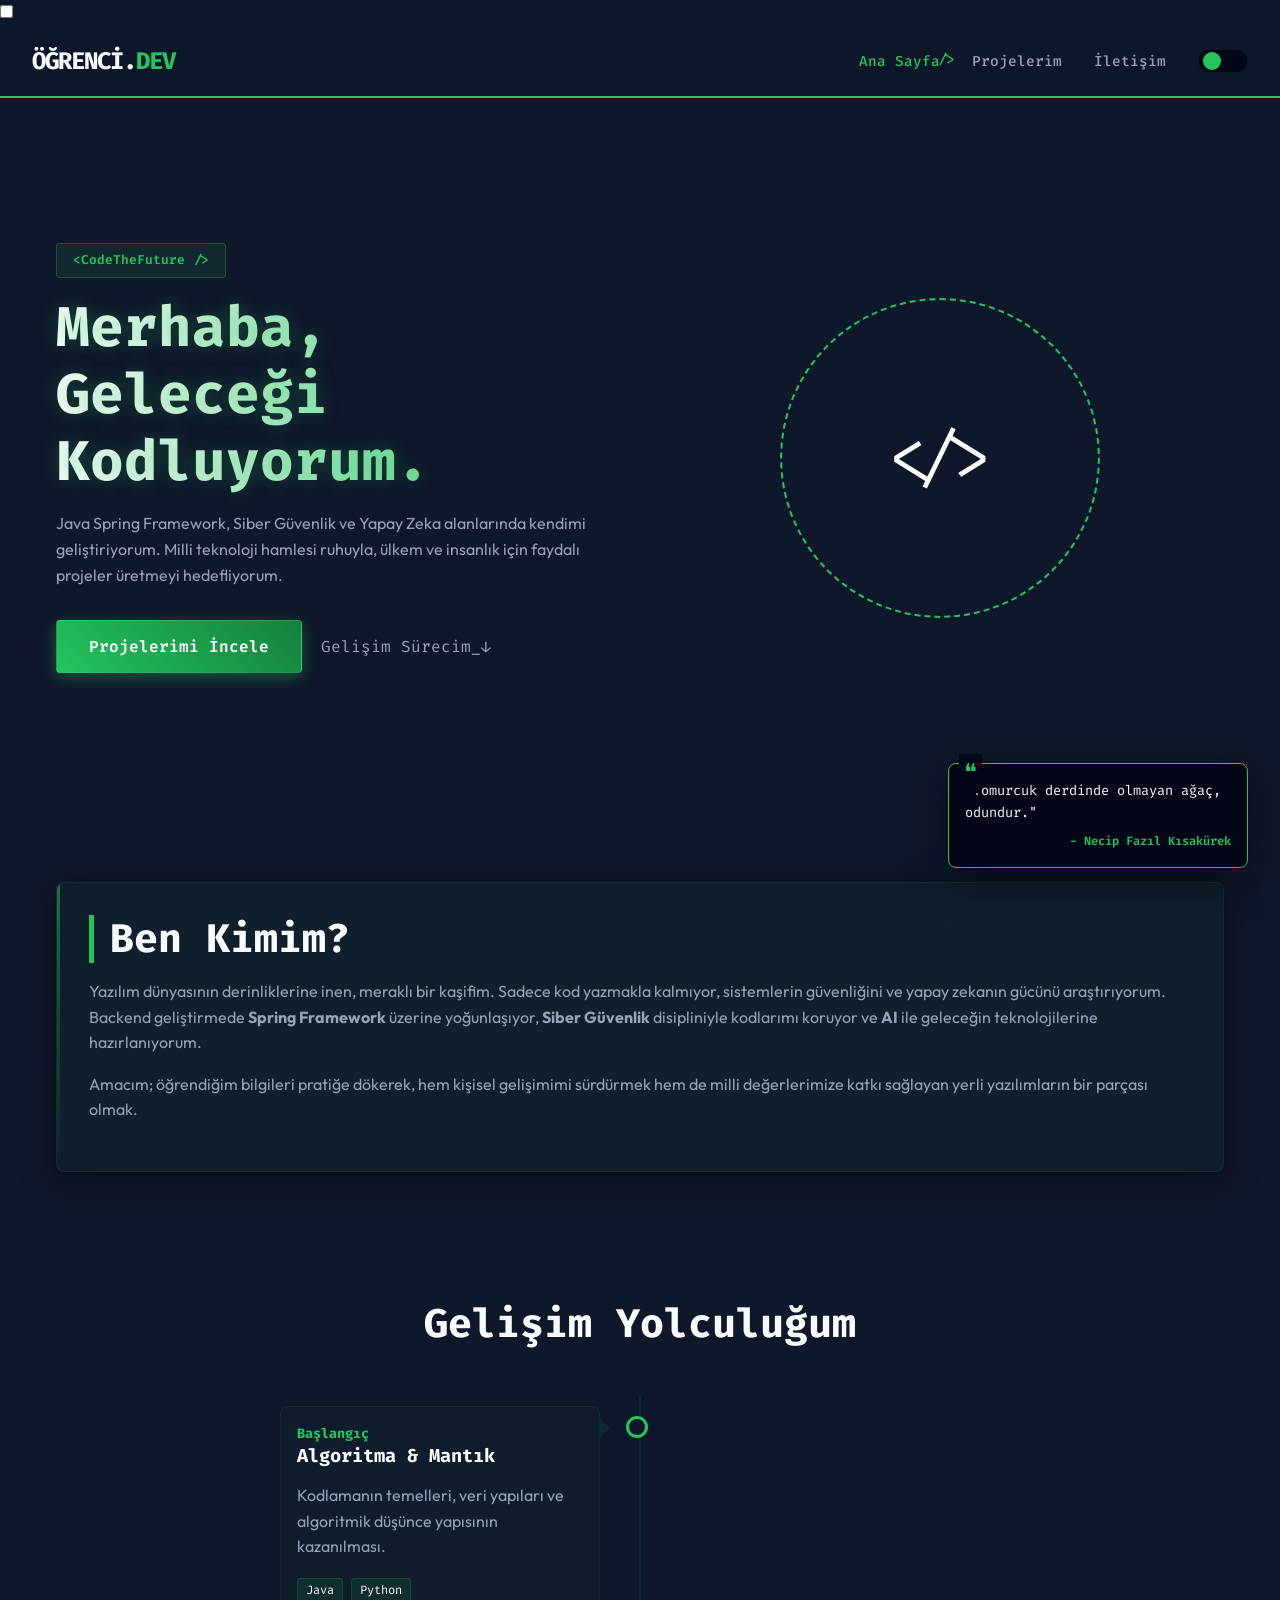
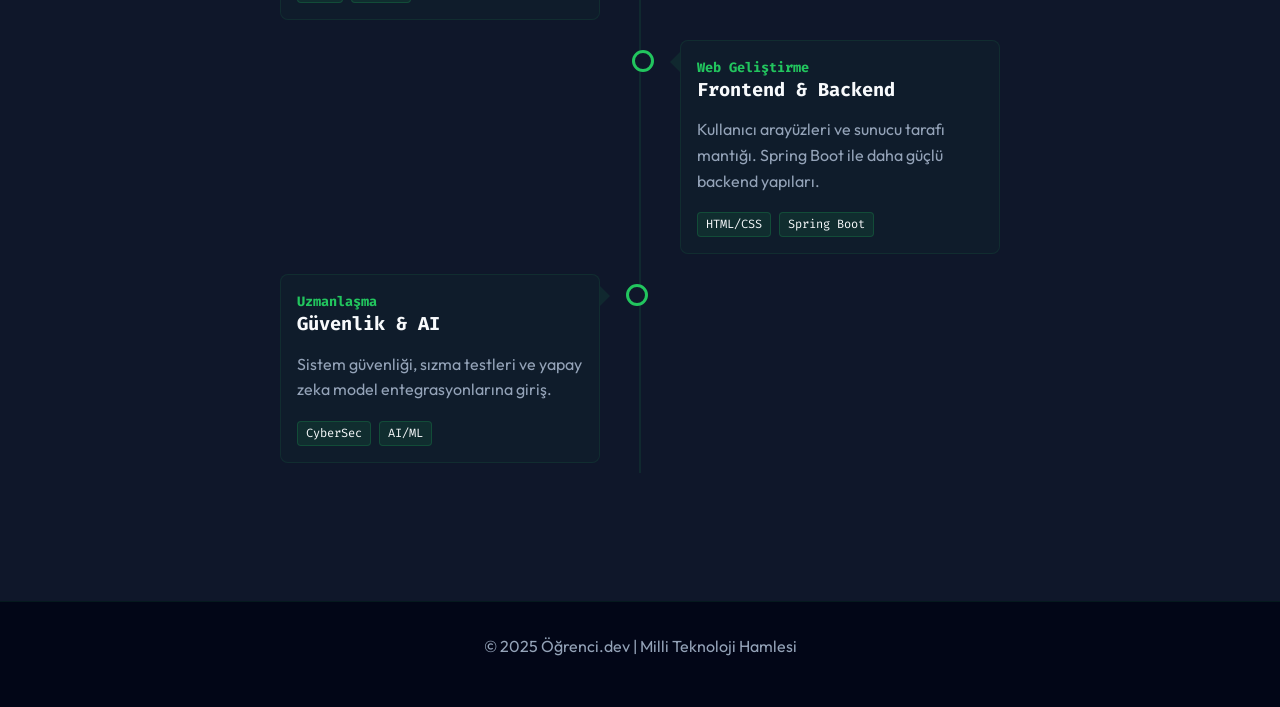
<file: WepProjects/MyProfilePortfolio_Site/index.html>
<!DOCTYPE html>
<html lang="tr">

<head>
    <meta charset="UTF-8">
    <meta name="viewport" content="width=device-width, initial-scale=1.0">
    <title>Benim Dünyam | Yazılımcı Portfolyosu</title>
    <link rel="stylesheet" href="style.css">
    <!-- Immediate Theme Check to Prevent Flicker -->
    <script>
        // Apply theme immediately before body renders to avoid white flush
        const savedTheme = localStorage.getItem('theme');
        if (savedTheme === 'light') {
            document.documentElement.style.setProperty('--bg-primary', '#f0fdf4'); // Match light mode var
        }
    </script>
</head>

<body>

    <!-- Theme Toggle Checkbox (Hidden) -->
    <input type="checkbox" id="theme-toggle">

    <!-- Script to synchronise checkbox with state immediately -->
    <script>
        const checkbox = document.getElementById('theme-toggle');
        if (localStorage.getItem('theme') === 'light') {
            checkbox.checked = true;
        }
        checkbox.addEventListener('change', () => {
            localStorage.setItem('theme', checkbox.checked ? 'light' : 'dark');
        });
    </script>

    <!-- Main Content Wrapper for Theme Logic -->
    <div class="main-wrapper">

        <!-- Navigation -->
        <nav class="navbar">
            <div class="logo">ÖĞRENCİ.<span style="color:var(--accent-green)">DEV</span></div>

            <div style="display: flex; gap: 2rem; align-items: center;">
                <ul class="nav-links">
                    <li><a href="index.html" class="active">Ana Sayfa</a></li>
                    <li><a href="projects.html">Projelerim</a></li>
                    <li><a href="contact.html">İletişim</a></li>
                </ul>

                <!-- Theme Toggle Switch UI -->
                <div class="theme-switch-wrapper">
                    <label class="theme-switch" for="theme-toggle">
                        <span class="slider"></span>
                    </label>
                </div>
            </div>
        </nav>

        <!-- Hero Section -->
        <section class="hero">
            <div class="hero-content">
                <span class="hero-tag">&lt;CodeTheFuture /&gt;</span>
                <h1>Merhaba, <br>Geleceği Kodluyorum.</h1>
                <p>
                    Java Spring Framework, Siber Güvenlik ve Yapay Zeka alanlarında kendimi geliştiriyorum.
                    Milli teknoloji hamlesi ruhuyla, ülkem ve insanlık için faydalı projeler üretmeyi hedefliyorum.
                </p>
                <div style="margin-top: 2rem;">
                    <a href="projects.html" class="btn">Projelerimi İncele</a>
                    <a href="#journey"
                        style="margin-left: 1rem; color: var(--text-secondary); font-family: var(--font-mono);">Gelişim
                        Sürecim_↓</a>
                </div>
            </div>
            <div class="hero-visual">
                <div class="code-circle">
                    <!-- The ::after pseudo-element handles the text rotation -->
                </div>
            </div>
        </section>

        <!-- Who Am I Section -->
        <section id="whoami">
            <div class="glass-card">
                <h2>Ben Kimim?</h2>
                <p>
                    Yazılım dünyasının derinliklerine inen, meraklı bir kaşifim.
                    Sadece kod yazmakla kalmıyor, sistemlerin güvenliğini ve yapay zekanın gücünü araştırıyorum.
                    Backend geliştirmede <strong>Spring Framework</strong> üzerine yoğunlaşıyor,
                    <strong>Siber Güvenlik</strong> disipliniyle kodlarımı koruyor ve
                    <strong>AI</strong> ile geleceğin teknolojilerine hazırlanıyorum.
                </p>
                <p>
                    Amacım; öğrendiğim bilgileri pratiğe dökerek, hem kişisel gelişimimi sürdürmek hem de milli
                    değerlerimize katkı sağlayan yerli yazılımların bir parçası olmak.
                </p>
            </div>
        </section>

        <!-- Journey Section / Timeline -->
        <section id="journey">
            <h2 style="text-align: center; border: none; padding: 0; margin-bottom: 3rem;">Gelişim Yolculuğum</h2>

            <div class="timeline">
                <!-- Item 1 -->
                <div class="timeline-item left">
                    <div class="timeline-content box-shadow-hover">
                        <div class="timeline-date">Başlangıç</div>
                        <h3>Algoritma & Mantık</h3>
                        <p>Kodlamanın temelleri, veri yapıları ve algoritmik düşünce yapısının kazanılması.</p>
                        <div class="tags">
                            <span class="tag">Java</span>
                            <span class="tag">Python</span>
                        </div>
                    </div>
                </div>

                <!-- Item 2 -->
                <div class="timeline-item right">
                    <div class="timeline-content">
                        <div class="timeline-date">Web Geliştirme</div>
                        <h3>Frontend & Backend</h3>
                        <p>Kullanıcı arayüzleri ve sunucu tarafı mantığı. Spring Boot ile daha güçlü backend yapıları.
                        </p>
                        <div class="tags">
                            <span class="tag">HTML/CSS</span>
                            <span class="tag">Spring Boot</span>
                        </div>
                    </div>
                </div>

                <!-- Item 3 -->
                <div class="timeline-item left">
                    <div class="timeline-content">
                        <div class="timeline-date">Uzmanlaşma</div>
                        <h3>Güvenlik & AI</h3>
                        <p>Sistem güvenliği, sızma testleri ve yapay zeka model entegrasyonlarına giriş.</p>
                        <div class="tags">
                            <span class="tag">CyberSec</span>
                            <span class="tag">AI/ML</span>
                        </div>
                    </div>
                </div>
            </div>
        </section>

        <!-- Fixed Quote Widget -->
        <div class="fixed-quote">
            "Tomurcuk derdinde olmayan ağaç, odundur."
            <cite>- Necip Fazıl Kısakürek</cite>
        </div>

        <!-- Footer -->
        <footer
            style="text-align: center; padding: 2rem; color: var(--text-secondary); border-top: 1px solid var(--glass-border); margin-top: 4rem; background: var(--bg-secondary);">
            <p>&copy; 2025 Öğrenci.dev | Milli Teknoloji Hamlesi</p>
        </footer>

    </div> <!-- End Main Wrapper -->
</body>

</html>
</file>
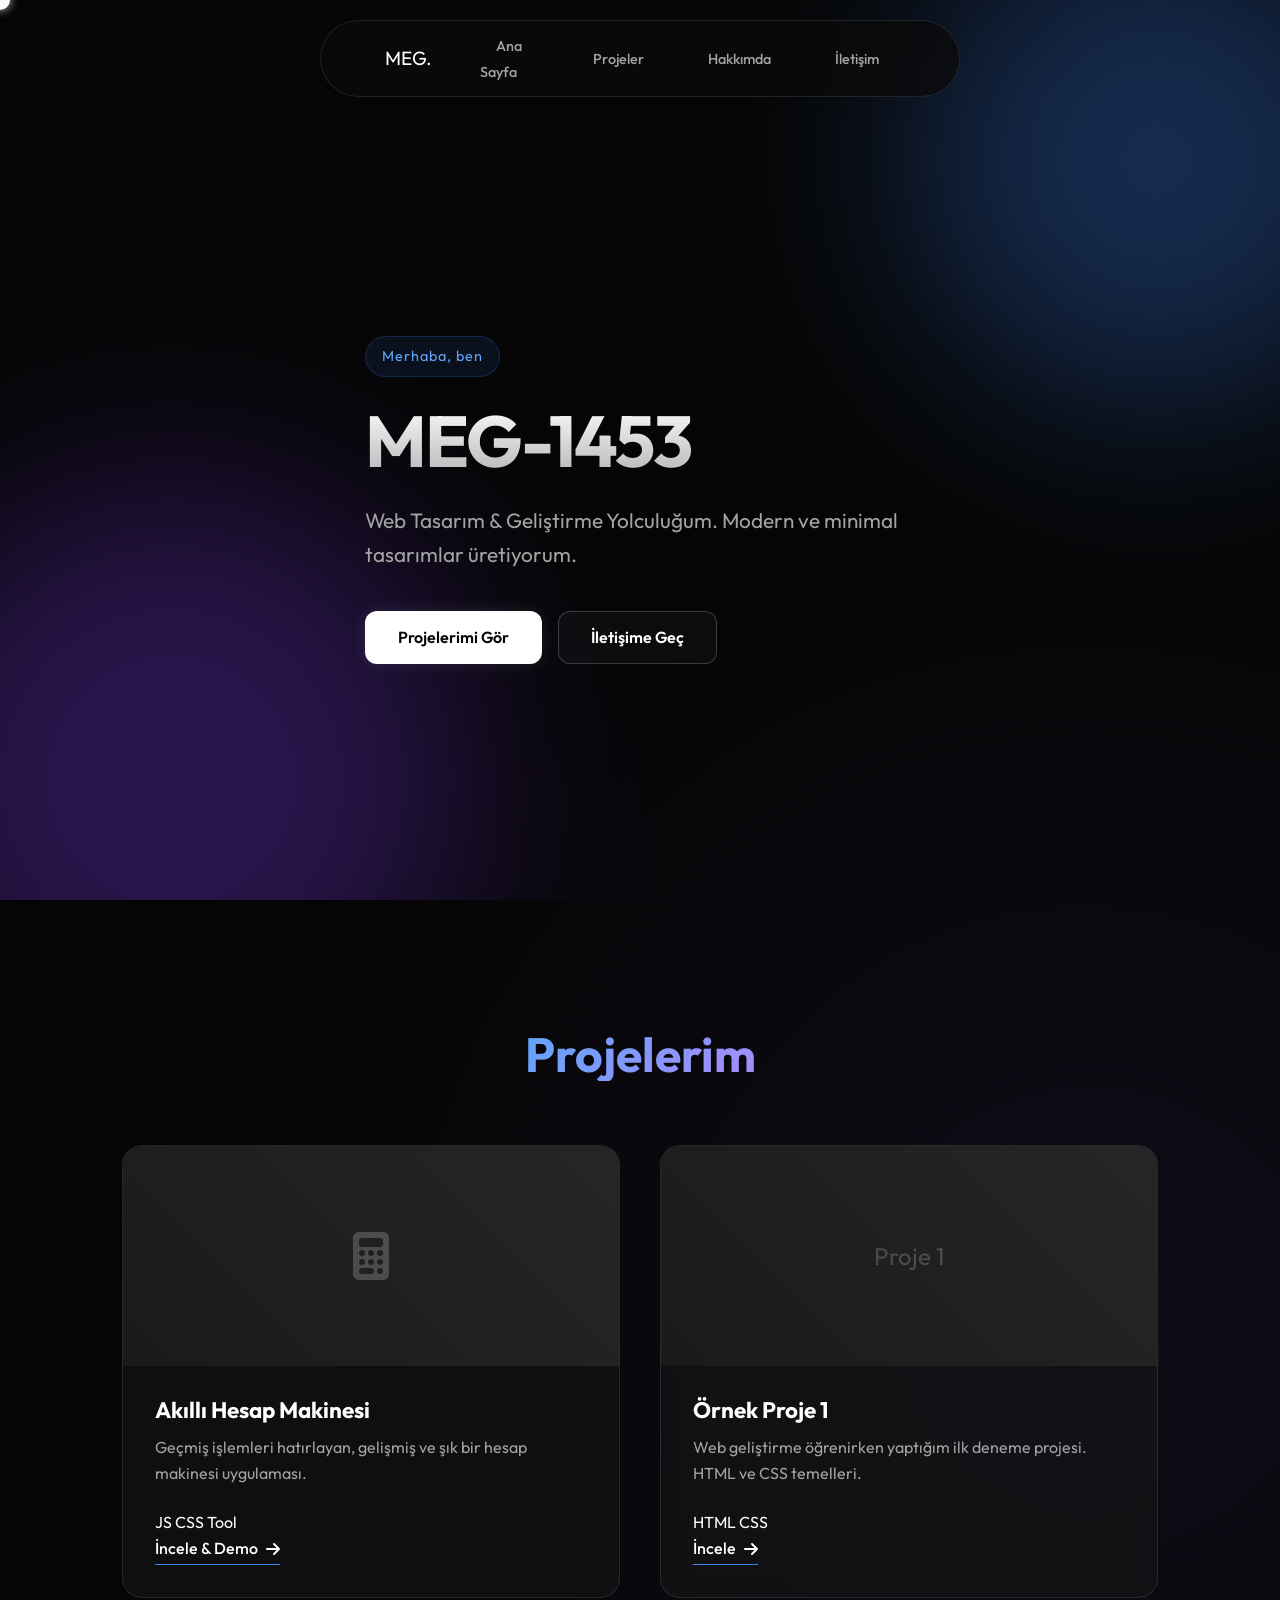
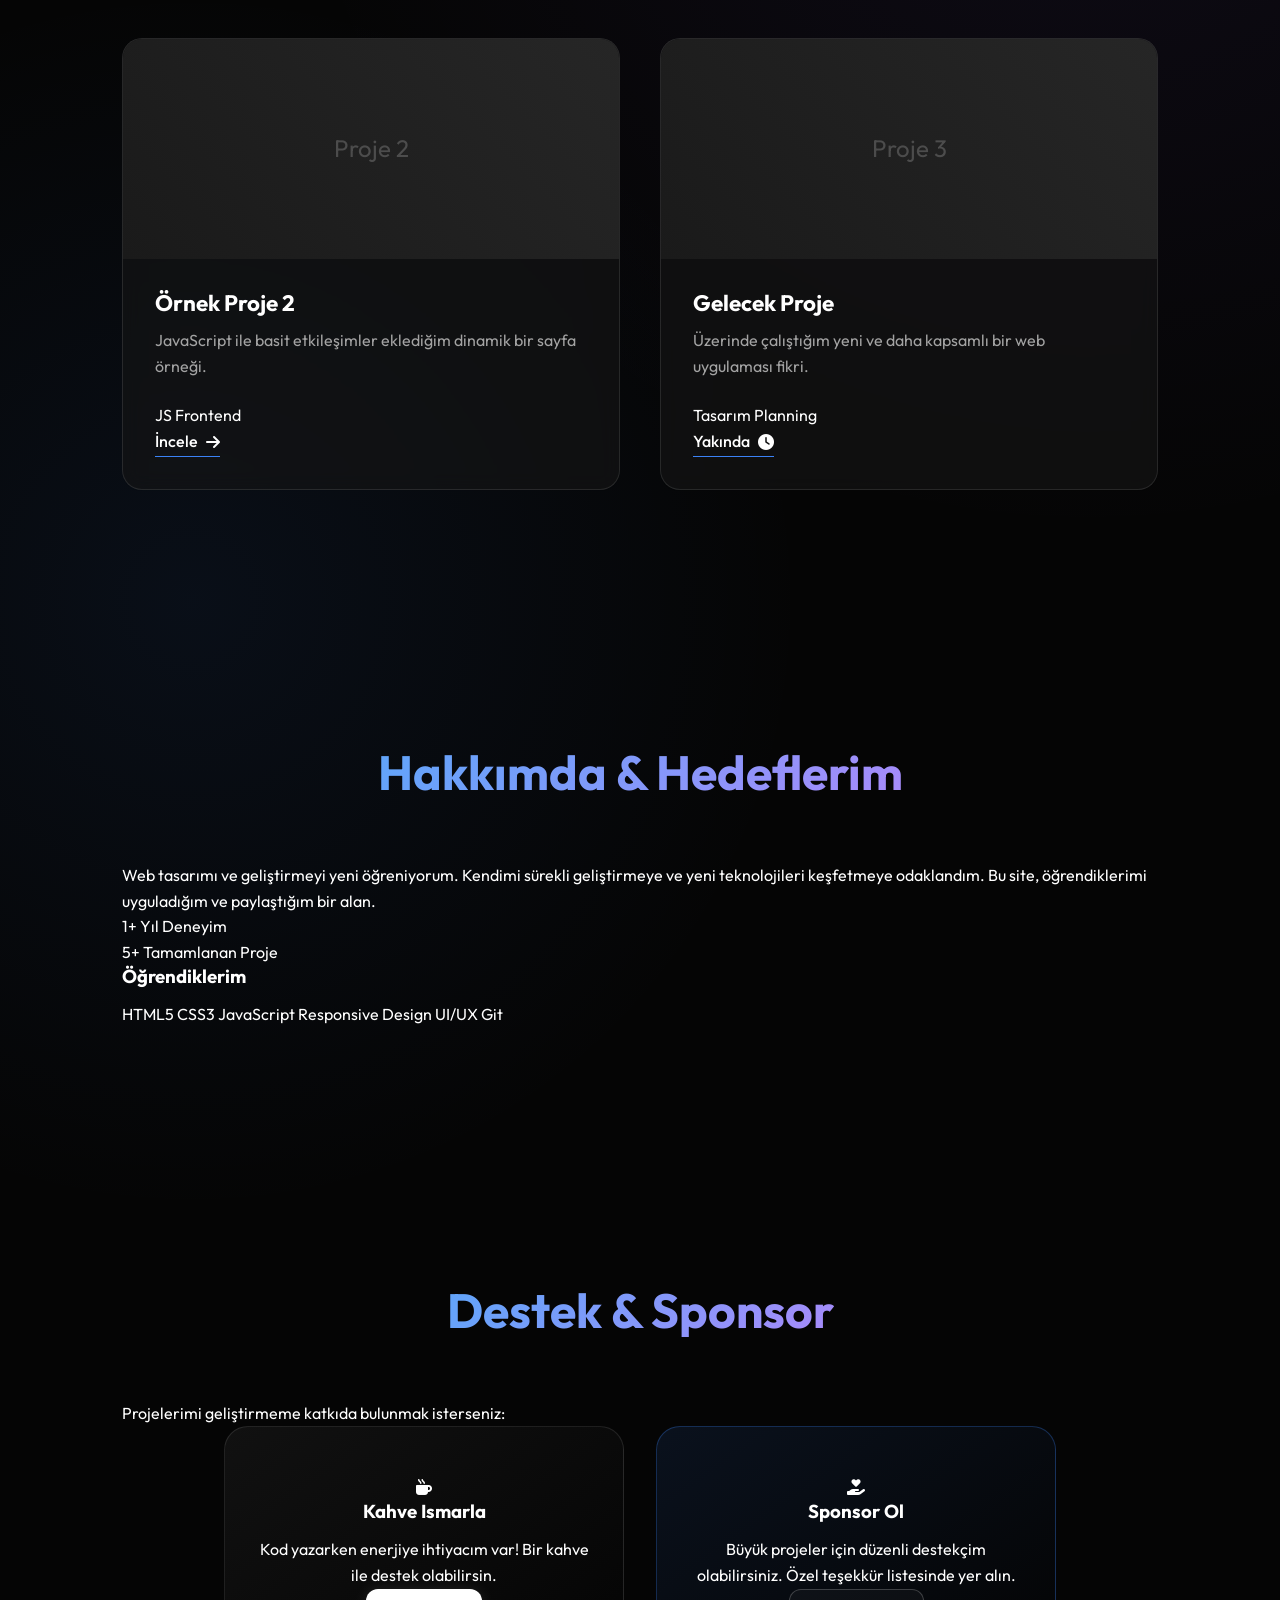
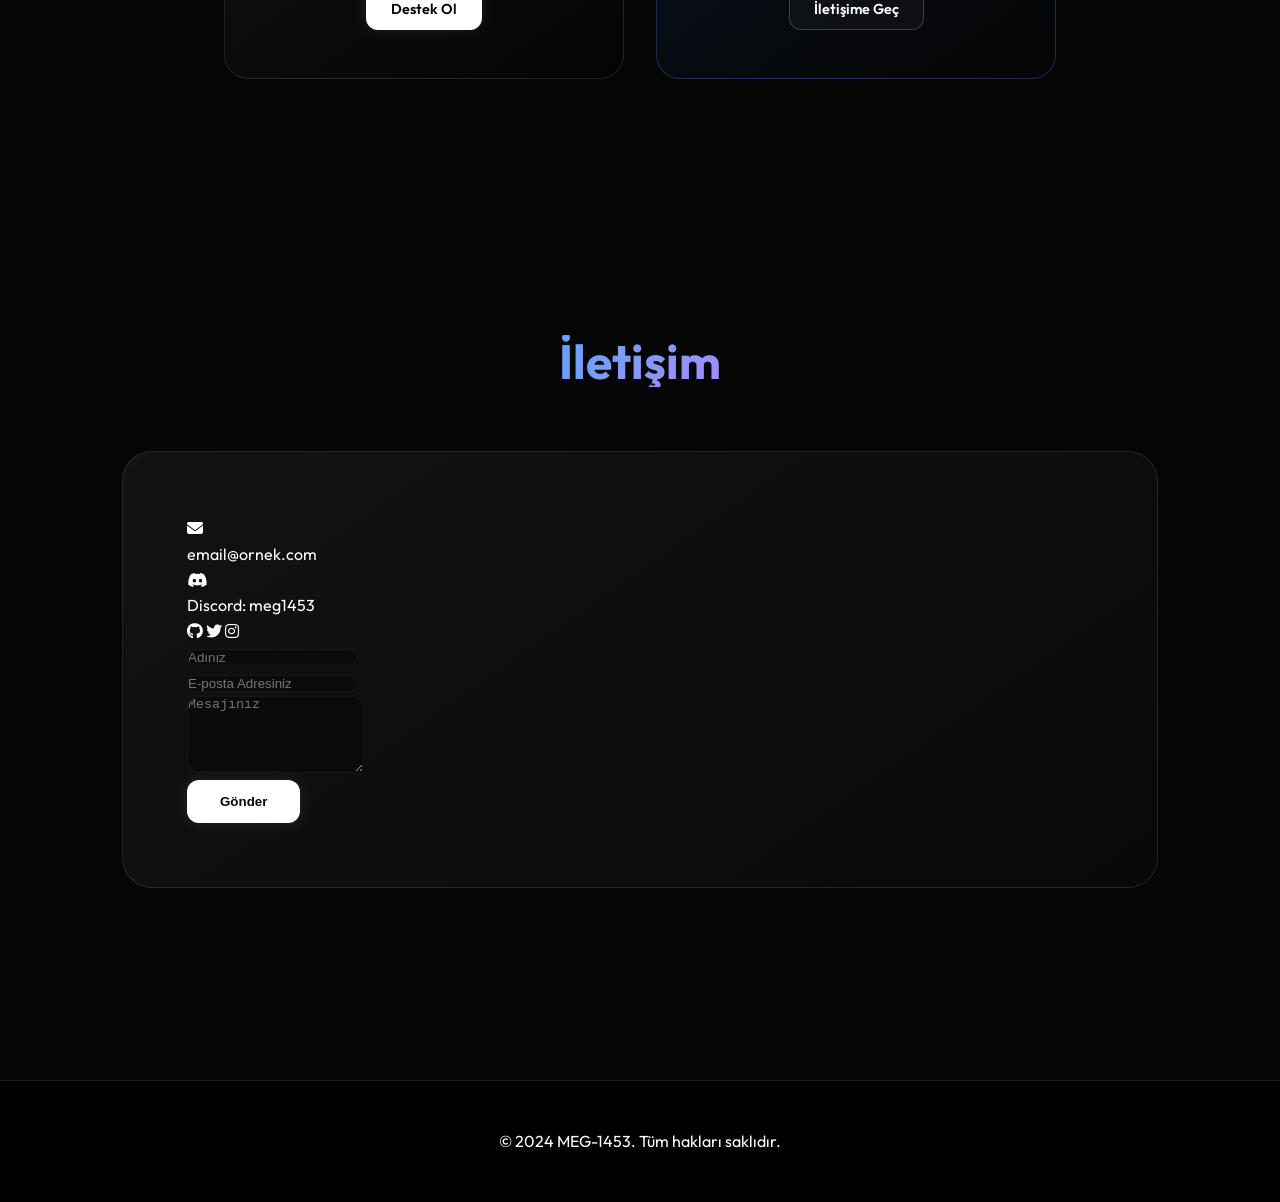
<file: WepProjects/simple-portfolio/index.html>
<!DOCTYPE html>
<html lang="tr">

<head>
    <meta charset="UTF-8">
    <meta name="viewport" content="width=device-width, initial-scale=1.0">
    <title>MEG-1453 | Portfolio</title>
    <meta name="description" content="MEG-1453 Kişisel Portföy ve Projeler">
    <link rel="preconnect" href="https://fonts.googleapis.com">
    <link rel="preconnect" href="https://fonts.gstatic.com" crossorigin>
    <link href="https://fonts.googleapis.com/css2?family=Outfit:wght@300;400;600;700&display=swap" rel="stylesheet">
    <link rel="stylesheet" href="style.css">
    <!-- FontAwesome for Icons -->
    <link rel="stylesheet" href="https://cdnjs.cloudflare.com/ajax/libs/font-awesome/6.4.0/css/all.min.css">
</head>

<body>
    <div class="cursor-dot" data-cursor-dot></div>
    <!-- <div class="cursor-outline" data-cursor-outline></div> Removed as requested -->

    <nav class="navbar">
        <div class="container nav-content">
            <a href="#home" class="logo floating">MEG<span class="accent">.</span></a>
            <ul class="nav-links">
                <li><a href="#home">Ana Sayfa</a></li>
                <li><a href="#projects">Projeler</a></li>
                <li><a href="#about">Hakkımda</a></li>
                <li><a href="#contact">İletişim</a></li>
            </ul>
            <div class="menu-btn">
                <i class="fa-solid fa-bars"></i>
            </div>
        </div>
    </nav>

    <section id="home" class="hero">
        <div class="container hero-content">
            <p class="subtitle">Merhaba, ben</p>
            <h1 class="title">MEG-1453</h1>
            <p class="description">Web Tasarım & Geliştirme Yolculuğum. Modern ve minimal tasarımlar üretiyorum.</p>
            <div class="hero-btns">
                <a href="#projects" class="btn btn-primary">Projelerimi Gör</a>
                <a href="#contact" class="btn btn-outline">İletişime Geç</a>
            </div>
        </div>
        <div class="hero-bg-elements">
            <div class="blob blob-1"></div>
            <div class="blob blob-2"></div>
        </div>
    </section>

    <section id="projects" class="section">
        <div class="container">
            <h2 class="section-title">Projelerim</h2>
            <div class="projects-grid">
                <!-- Smart Calculator Project -->
                <article class="project-card">
                    <div class="card-image">
                        <div class="placeholder-img">
                            <i class="fa-solid fa-calculator"></i>
                        </div>
                    </div>
                    <div class="card-content">
                        <h3>Akıllı Hesap Makinesi</h3>
                        <p>Geçmiş işlemleri hatırlayan, gelişmiş ve şık bir hesap makinesi uygulaması.</p>
                        <div class="tags">
                            <span>JS</span>
                            <span>CSS</span>
                            <span>Tool</span>
                        </div>
                        <a href="project-calculator.html" class="link-arrow">İncele & Demo <i
                                class="fa-solid fa-arrow-right"></i></a>
                    </div>
                </article>

                <!-- Project Card 1 -->
                <article class="project-card">
                    <div class="card-image">
                        <div class="placeholder-img">Proje 1</div>
                    </div>
                    <div class="card-content">
                        <h3>Örnek Proje 1</h3>
                        <p>Web geliştirme öğrenirken yaptığım ilk deneme projesi. HTML ve CSS temelleri.</p>
                        <div class="tags">
                            <span>HTML</span>
                            <span>CSS</span>
                        </div>
                        <a href="#" class="link-arrow">İncele <i class="fa-solid fa-arrow-right"></i></a>
                    </div>
                </article>

                <!-- Project Card 2 -->
                <article class="project-card">
                    <div class="card-image">
                        <div class="placeholder-img">Proje 2</div>
                    </div>
                    <div class="card-content">
                        <h3>Örnek Proje 2</h3>
                        <p>JavaScript ile basit etkileşimler eklediğim dinamik bir sayfa örneği.</p>
                        <div class="tags">
                            <span>JS</span>
                            <span>Frontend</span>
                        </div>
                        <a href="#" class="link-arrow">İncele <i class="fa-solid fa-arrow-right"></i></a>
                    </div>
                </article>

                <!-- Project Card 3 -->
                <article class="project-card">
                    <div class="card-image">
                        <div class="placeholder-img">Proje 3</div>
                    </div>
                    <div class="card-content">
                        <h3>Gelecek Proje</h3>
                        <p>Üzerinde çalıştığım yeni ve daha kapsamlı bir web uygulaması fikri.</p>
                        <div class="tags">
                            <span>Tasarım</span>
                            <span>Planning</span>
                        </div>
                        <a href="#" class="link-arrow">Yakında <i class="fa-solid fa-clock"></i></a>
                    </div>
                </article>
            </div>
        </div>
    </section>

    <section id="about" class="section alt-bg">
        <div class="container about-content">
            <div class="text-col">
                <h2 class="section-title">Hakkımda & Hedeflerim</h2>
                <p>Web tasarımı ve geliştirmeyi yeni öğreniyorum. Kendimi sürekli geliştirmeye ve yeni teknolojileri
                    keşfetmeye odaklandım. Bu site, öğrendiklerimi uyguladığım ve paylaştığım bir alan.</p>

                <div class="stats">
                    <div class="stat-item">
                        <span class="number">1+</span>
                        <span class="label">Yıl Deneyim</span>
                    </div>
                    <div class="stat-item">
                        <span class="number">5+</span>
                        <span class="label">Tamamlanan Proje</span>
                    </div>
                </div>
            </div>
            <div class="skills-col">
                <h3>Öğrendiklerim</h3>
                <div class="skill-tags">
                    <span>HTML5</span>
                    <span>CSS3</span>
                    <span>JavaScript</span>
                    <span>Responsive Design</span>
                    <span>UI/UX</span>
                    <span>Git</span>
                </div>
            </div>
        </div>
    </section>

    <section id="support" class="section">
        <div class="container">
            <h2 class="section-title">Destek & Sponsor</h2>
            <p class="section-subtitle">Projelerimi geliştirmeme katkıda bulunmak isterseniz:</p>

            <div class="support-grid">
                <div class="support-card">
                    <i class="fa-solid fa-mug-hot icon"></i>
                    <h3>Kahve Ismarla</h3>
                    <p>Kod yazarken enerjiye ihtiyacım var! Bir kahve ile destek olabilirsin.</p>
                    <a href="#" class="btn btn-primary sm">Destek Ol</a>
                </div>
                <div class="support-card highlight">
                    <i class="fa-solid fa-hand-holding-heart icon"></i>
                    <h3>Sponsor Ol</h3>
                    <p>Büyük projeler için düzenli destekçim olabilirsiniz. Özel teşekkür listesinde yer alın.</p>
                    <a href="#" class="btn btn-outline sm">İletişime Geç</a>
                </div>
            </div>
        </div>
    </section>

    <section id="contact" class="section">
        <div class="container contact-container">
            <h2 class="section-title">İletişim</h2>
            <div class="contact-wrapper">
                <div class="contact-info">
                    <div class="info-item">
                        <i class="fa-solid fa-envelope"></i>
                        <p>email@ornek.com</p>
                    </div>
                    <div class="info-item">
                        <i class="fa-brands fa-discord"></i>
                        <p>Discord: meg1453</p>
                    </div>
                    <div class="social-links">
                        <a href="#"><i class="fa-brands fa-github"></i></a>
                        <a href="#"><i class="fa-brands fa-twitter"></i></a>
                        <a href="#"><i class="fa-brands fa-instagram"></i></a>
                    </div>
                </div>
                <form class="contact-form">
                    <div class="form-group">
                        <input type="text" placeholder="Adınız" required>
                    </div>
                    <div class="form-group">
                        <input type="email" placeholder="E-posta Adresiniz" required>
                    </div>
                    <div class="form-group">
                        <textarea rows="5" placeholder="Mesajınız" required></textarea>
                    </div>
                    <button type="submit" class="btn btn-primary">Gönder</button>
                </form>
            </div>
        </div>
    </section>

    <footer>
        <div class="container">
            <p>&copy; 2024 MEG-1453. Tüm hakları saklıdır.</p>
        </div>
    </footer>

    <script src="script.js"></script>
</body>

</html>
</file>
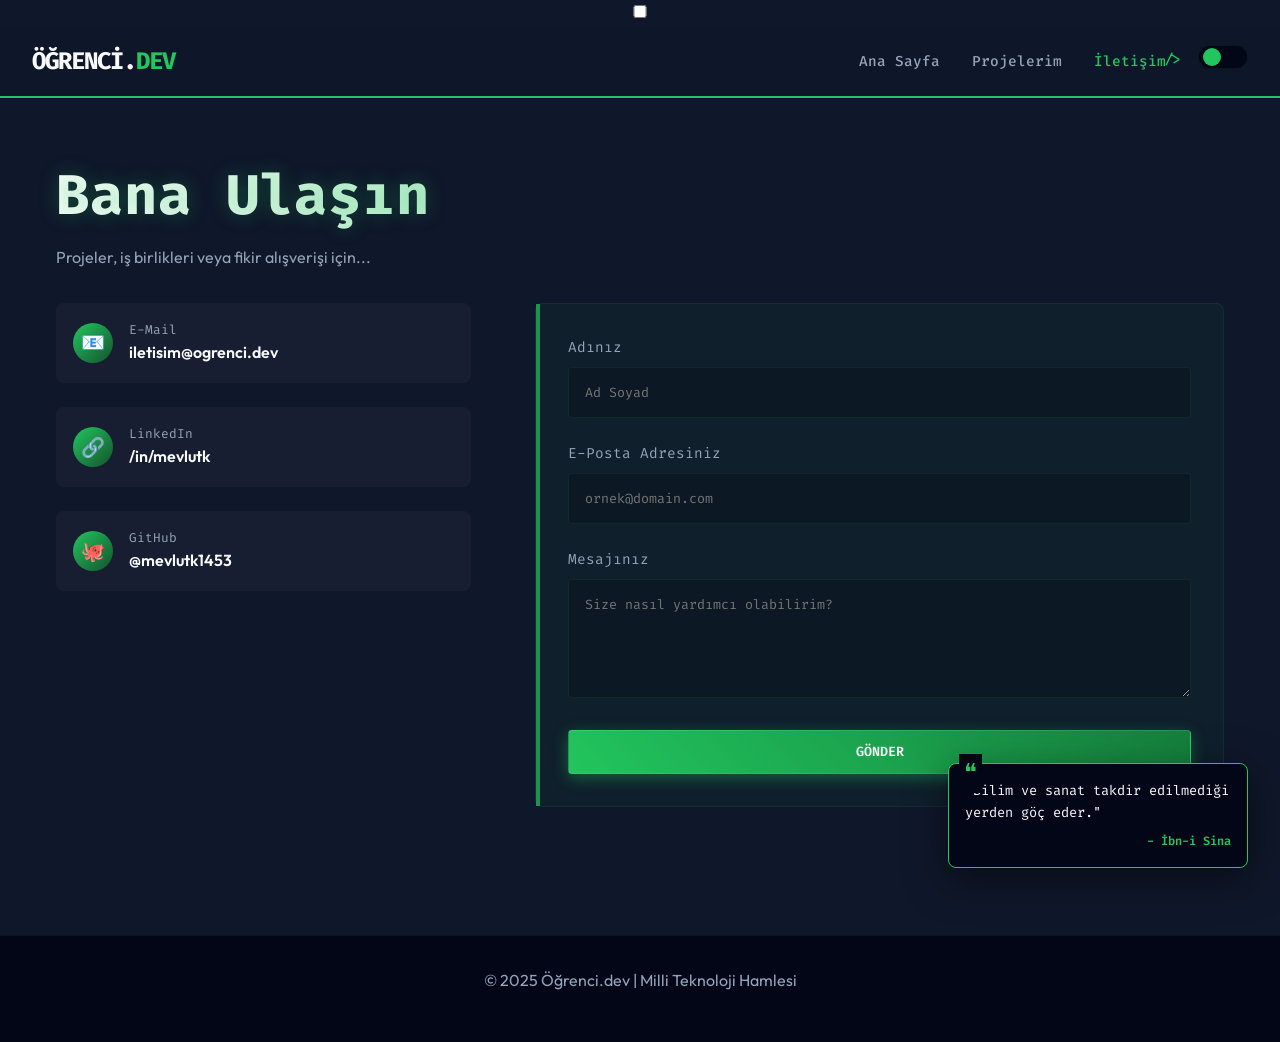
<file: WepProjects/MyProfilePortfolio_Site/contact.html>
<!DOCTYPE html>
<html lang="tr">

<head>
    <meta charset="UTF-8">
    <meta name="viewport" content="width=device-width, initial-scale=1.0">
    <title>İletişim | Öğrenci Portfolyosu</title>
    <link rel="stylesheet" href="style.css">
    <!-- Immediate Theme Check to Prevent Flicker -->
    <script>
        const savedTheme = localStorage.getItem('theme');
        if (savedTheme === 'light') {
            document.documentElement.style.setProperty('--bg-primary', '#f0fdf4');
        }
    </script>
    <style>
        .contact-container {
            display: flex;
            gap: 4rem;
            margin-top: 2rem;
        }

        .contact-info {
            flex: 1;
        }

        .contact-form-wrapper {
            flex: 1.5;
            background: var(--glass-bg);
            padding: 2rem;
            border-radius: 8px;
            /* Dev look */
            border: 1px solid var(--glass-border);
            position: relative;
        }

        /* Green accent */
        .contact-form-wrapper::before {
            content: '';
            position: absolute;
            top: 0;
            left: 0;
            width: 4px;
            height: 100%;
            background: var(--accent-green);
            opacity: 0.7;
        }

        .form-group {
            margin-bottom: 1.5rem;
        }

        label {
            display: block;
            margin-bottom: 0.5rem;
            color: var(--text-secondary);
            font-size: 0.9rem;
            font-family: var(--font-mono);
        }

        input,
        textarea {
            width: 100%;
            padding: 1rem;
            background: rgba(0, 0, 0, 0.2);
            border: 1px solid var(--glass-border);
            border-radius: 4px;
            /* Dev look */
            color: var(--text-primary);
            font-family: var(--font-mono);
            transition: border-color 0.3s, box-shadow 0.3s;
        }

        input:focus,
        textarea:focus {
            outline: none;
            border-color: var(--accent-green);
            box-shadow: 0 0 0 3px rgba(34, 197, 94, 0.2);
        }

        .info-item {
            display: flex;
            align-items: center;
            gap: 1rem;
            margin-bottom: 1.5rem;
            padding: 1rem;
            background: rgba(255, 255, 255, 0.03);
            border-radius: 8px;
            transition: transform 0.2s;
            border: 1px solid transparent;
        }

        .info-item:hover {
            transform: translateX(10px);
            background: rgba(255, 255, 255, 0.05);
            border-color: rgba(34, 197, 94, 0.3);
        }

        .icon {
            width: 40px;
            height: 40px;
            background: linear-gradient(135deg, var(--accent-green), #14532d);
            border-radius: 50%;
            display: flex;
            align-items: center;
            justify-content: center;
            font-size: 1.2rem;
            color: white;
        }

        @media (max-width: 768px) {
            .contact-container {
                flex-direction: column;
                gap: 2rem;
            }
        }
    </style>
</head>

<body>
    <!-- Theme Toggle Checkbox -->
    <input type="checkbox" id="theme-toggle">

    <!-- Script to synchronise checkbox with state immediately -->
    <script>
        const checkbox = document.getElementById('theme-toggle');
        if (localStorage.getItem('theme') === 'light') {
            checkbox.checked = true;
        }
        checkbox.addEventListener('change', () => {
            localStorage.setItem('theme', checkbox.checked ? 'light' : 'dark');
        });
    </script>

    <div class="main-wrapper">
        <nav class="navbar">
            <div class="logo">ÖĞRENCİ.<span style="color:var(--accent-green)">DEV</span></div>
            <div style="display: flex; gap: 2rem; align-items: center;">
                <ul class="nav-links">
                    <li><a href="index.html">Ana Sayfa</a></li>
                    <li><a href="projects.html">Projelerim</a></li>
                    <li><a href="contact.html" class="active">İletişim</a></li>
                </ul>
                <div class="theme-switch-wrapper">
                    <label class="theme-switch" for="theme-toggle">
                        <span class="slider"></span>
                    </label>
                </div>
            </div>
        </nav>

        <section>
            <h1>Bana Ulaşın</h1>
            <p>Projeler, iş birlikleri veya fikir alışverişi için...</p>

            <div class="contact-container">
                <!-- Contact Info -->
                <div class="contact-info">
                    <div class="info-item">
                        <div class="icon">📧</div>
                        <div>
                            <div style="font-size: 0.8rem; color: var(--text-secondary); font-family:var(--font-mono)">
                                E-Mail</div>
                            <div style="font-weight: 600;">iletisim@ogrenci.dev</div>
                        </div>
                    </div>

                    <div class="info-item">
                        <div class="icon">🔗</div>
                        <div>
                            <div style="font-size: 0.8rem; color: var(--text-secondary); font-family:var(--font-mono)">
                                LinkedIn</div>
                            <div style="font-weight: 600;">/in/mevlutk</div>
                        </div>
                    </div>

                    <div class="info-item">
                        <div class="icon">🐙</div>
                        <div>
                            <div style="font-size: 0.8rem; color: var(--text-secondary); font-family:var(--font-mono)">
                                GitHub</div>
                            <div style="font-weight: 600;">@mevlutk1453</div>
                        </div>
                    </div>
                </div>

                <!-- Contact Form -->
                <div class="contact-form-wrapper">
                    <form action="#" onsubmit="alert('Mesajınız başarıyla iletildi! (Simülasyon)'); return false;">
                        <div class="form-group">
                            <label for="name">Adınız</label>
                            <input type="text" id="name" placeholder="Ad Soyad" required>
                        </div>

                        <div class="form-group">
                            <label for="email">E-Posta Adresiniz</label>
                            <input type="email" id="email" placeholder="ornek@domain.com" required>
                        </div>

                        <div class="form-group">
                            <label for="message">Mesajınız</label>
                            <textarea id="message" rows="5" placeholder="Size nasıl yardımcı olabilirim?"
                                required></textarea>
                        </div>

                        <button type="submit" class="btn" style="width: 100%; cursor: pointer;">GÖNDER</button>
                    </form>
                </div>
            </div>
        </section>

        <!-- Fixed Quote Widget -->
        <div class="fixed-quote">
            "Bilim ve sanat takdir edilmediği yerden göç eder."
            <cite>- İbn-i Sina</cite>
        </div>

        <!-- Footer -->
        <footer
            style="text-align: center; padding: 2rem; color: var(--text-secondary); border-top: 1px solid var(--glass-border); margin-top: 4rem; background: var(--bg-secondary);">
            <p>&copy; 2025 Öğrenci.dev | Milli Teknoloji Hamlesi</p>
        </footer>
    </div>
</body>

</html>
</file>
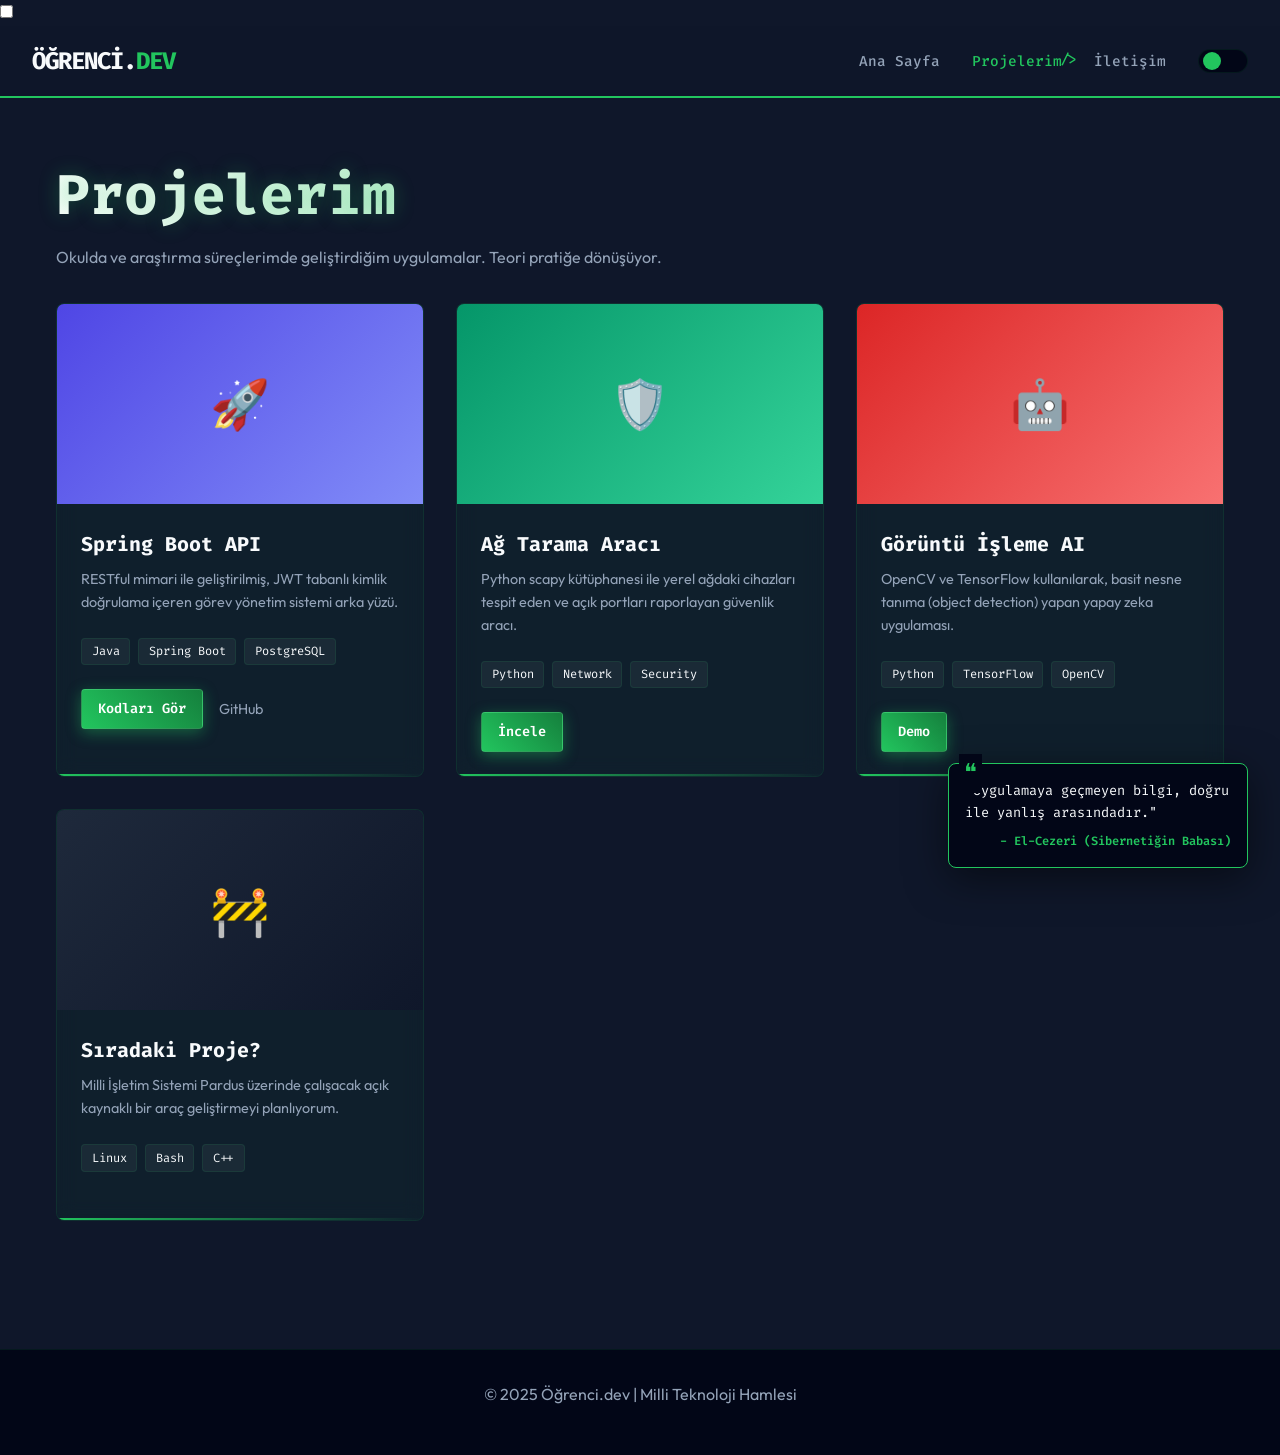
<file: WepProjects/MyProfilePortfolio_Site/projects.html>
<!DOCTYPE html>
<html lang="tr">

<head>
    <meta charset="UTF-8">
    <meta name="viewport" content="width=device-width, initial-scale=1.0">
    <title>Projelerim | Öğrenci Portfolyosu</title>
    <link rel="stylesheet" href="style.css">
    <!-- Immediate Theme Check to Prevent Flicker -->
    <script>
        const savedTheme = localStorage.getItem('theme');
        if (savedTheme === 'light') {
            document.documentElement.style.setProperty('--bg-primary', '#f0fdf4');
        }
    </script>
    <style>
        .projects-grid {
            display: grid;
            grid-template-columns: repeat(auto-fit, minmax(300px, 1fr));
            gap: 2rem;
            margin-top: 2rem;
        }

        .project-card {
            background: var(--glass-bg);
            backdrop-filter: blur(10px);
            border: 1px solid var(--glass-border);
            border-radius: 8px;
            /* Dev look */
            overflow: hidden;
            transition: transform 0.3s, box-shadow 0.3s;
            position: relative;
        }

        /* Green Accent */
        .project-card::after {
            content: '';
            position: absolute;
            bottom: 0;
            left: 0;
            width: 100%;
            height: 2px;
            background: linear-gradient(to right, var(--accent-green), transparent);
        }

        .project-card:hover {
            transform: translateY(-5px);
            box-shadow: 0 10px 40px rgba(0, 0, 0, 0.4);
            border-color: rgba(34, 197, 94, 0.3);
        }

        .project-image {
            height: 200px;
            background: linear-gradient(135deg, #1e293b, #0f172a);
            display: flex;
            align-items: center;
            justify-content: center;
            font-size: 3rem;
            color: var(--text-secondary);
        }

        /* D placeholders for project images */
        .project-image.p1 {
            background: linear-gradient(135deg, #4f46e5, #818cf8);
            color: white;
        }

        .project-image.p2 {
            background: linear-gradient(135deg, #059669, #34d399);
            color: white;
        }

        .project-image.p3 {
            background: linear-gradient(135deg, #dc2626, #f87171);
            color: white;
        }

        .project-content {
            padding: 1.5rem;
        }

        .project-title {
            font-size: 1.25rem;
            font-weight: 700;
            margin-bottom: 0.5rem;
            color: var(--text-primary);
            font-family: var(--font-mono);
        }

        .project-desc {
            font-size: 0.9rem;
            margin-bottom: 1.5rem;
            color: var(--text-secondary);
        }

        .project-tech {
            display: flex;
            gap: 0.5rem;
            flex-wrap: wrap;
            margin-bottom: 1.5rem;
        }

        .tech-pill {
            font-size: 0.75rem;
            padding: 0.2rem 0.6rem;
            background: rgba(255, 255, 255, 0.05);
            border-radius: 4px;
            border: 1px solid var(--glass-border);
            font-family: var(--font-mono);
        }

        .project-links {
            display: flex;
            gap: 1rem;
        }

        .btn-sm {
            padding: 0.5rem 1rem;
            font-size: 0.85rem;
        }
    </style>
</head>

<body>
    <!-- Theme Toggle Checkbox -->
    <input type="checkbox" id="theme-toggle">

    <!-- Script to synchronise checkbox with state immediately -->
    <script>
        const checkbox = document.getElementById('theme-toggle');
        if (localStorage.getItem('theme') === 'light') {
            checkbox.checked = true;
        }
        checkbox.addEventListener('change', () => {
            localStorage.setItem('theme', checkbox.checked ? 'light' : 'dark');
        });
    </script>

    <div class="main-wrapper">
        <nav class="navbar">
            <div class="logo">ÖĞRENCİ.<span style="color:var(--accent-green)">DEV</span></div>
            <div style="display: flex; gap: 2rem; align-items: center;">
                <ul class="nav-links">
                    <li><a href="index.html">Ana Sayfa</a></li>
                    <li><a href="projects.html" class="active">Projelerim</a></li>
                    <li><a href="contact.html">İletişim</a></li>
                </ul>
                <div class="theme-switch-wrapper">
                    <label class="theme-switch" for="theme-toggle">
                        <span class="slider"></span>
                    </label>
                </div>
            </div>
        </nav>

        <section>
            <h1>Projelerim</h1>
            <p>Okulda ve araştırma süreçlerimde geliştirdiğim uygulamalar. Teori pratiğe dönüşüyor.</p>

            <div class="projects-grid">

                <!-- Project 1 -->
                <div class="project-card">
                    <div class="project-image p1">🚀</div>
                    <div class="project-content">
                        <div class="project-title">Spring Boot API</div>
                        <p class="project-desc">RESTful mimari ile geliştirilmiş, JWT tabanlı kimlik doğrulama içeren
                            görev yönetim sistemi arka yüzü.</p>
                        <div class="project-tech">
                            <span class="tech-pill">Java</span>
                            <span class="tech-pill">Spring Boot</span>
                            <span class="tech-pill">PostgreSQL</span>
                        </div>
                        <div class="project-links">
                            <a href="#" class="btn btn-sm">Kodları Gör</a>
                            <a href="#"
                                style="color: var(--text-secondary); font-size: 0.9rem; display: flex; align-items: center;">GitHub</a>
                        </div>
                    </div>
                </div>

                <!-- Project 2 -->
                <div class="project-card">
                    <div class="project-image p2">🛡️</div>
                    <div class="project-content">
                        <div class="project-title">Ağ Tarama Aracı</div>
                        <p class="project-desc">Python scapy kütüphanesi ile yerel ağdaki cihazları tespit eden ve açık
                            portları raporlayan güvenlik aracı.</p>
                        <div class="project-tech">
                            <span class="tech-pill">Python</span>
                            <span class="tech-pill">Network</span>
                            <span class="tech-pill">Security</span>
                        </div>
                        <div class="project-links">
                            <a href="#" class="btn btn-sm">İncele</a>
                        </div>
                    </div>
                </div>

                <!-- Project 3 -->
                <div class="project-card">
                    <div class="project-image p3">🤖</div>
                    <div class="project-content">
                        <div class="project-title">Görüntü İşleme AI</div>
                        <p class="project-desc">OpenCV ve TensorFlow kullanılarak, basit nesne tanıma (object detection)
                            yapan yapay zeka uygulaması.</p>
                        <div class="project-tech">
                            <span class="tech-pill">Python</span>
                            <span class="tech-pill">TensorFlow</span>
                            <span class="tech-pill">OpenCV</span>
                        </div>
                        <div class="project-links">
                            <a href="#" class="btn btn-sm">Demo</a>
                        </div>
                    </div>
                </div>

                <!-- Project 4 -->
                <div class="project-card">
                    <div class="project-image">🚧</div>
                    <div class="project-content">
                        <div class="project-title">Sıradaki Proje?</div>
                        <p class="project-desc">Milli İşletim Sistemi Pardus üzerinde çalışacak açık kaynaklı bir araç
                            geliştirmeyi planlıyorum.</p>
                        <div class="project-tech">
                            <span class="tech-pill">Linux</span>
                            <span class="tech-pill">Bash</span>
                            <span class="tech-pill">C++</span>
                        </div>
                    </div>
                </div>

            </div>
        </section>

        <!-- Fixed Quote Widget -->
        <div class="fixed-quote">
            "Uygulamaya geçmeyen bilgi, doğru ile yanlış arasındadır."
            <cite>- El-Cezeri (Sibernetiğin Babası)</cite>
        </div>

        <!-- Footer -->
        <footer
            style="text-align: center; padding: 2rem; color: var(--text-secondary); border-top: 1px solid var(--glass-border); margin-top: 4rem; background: var(--bg-secondary);">
            <p>&copy; 2025 Öğrenci.dev | Milli Teknoloji Hamlesi</p>
        </footer>
    </div>
</body>

</html>
</file>
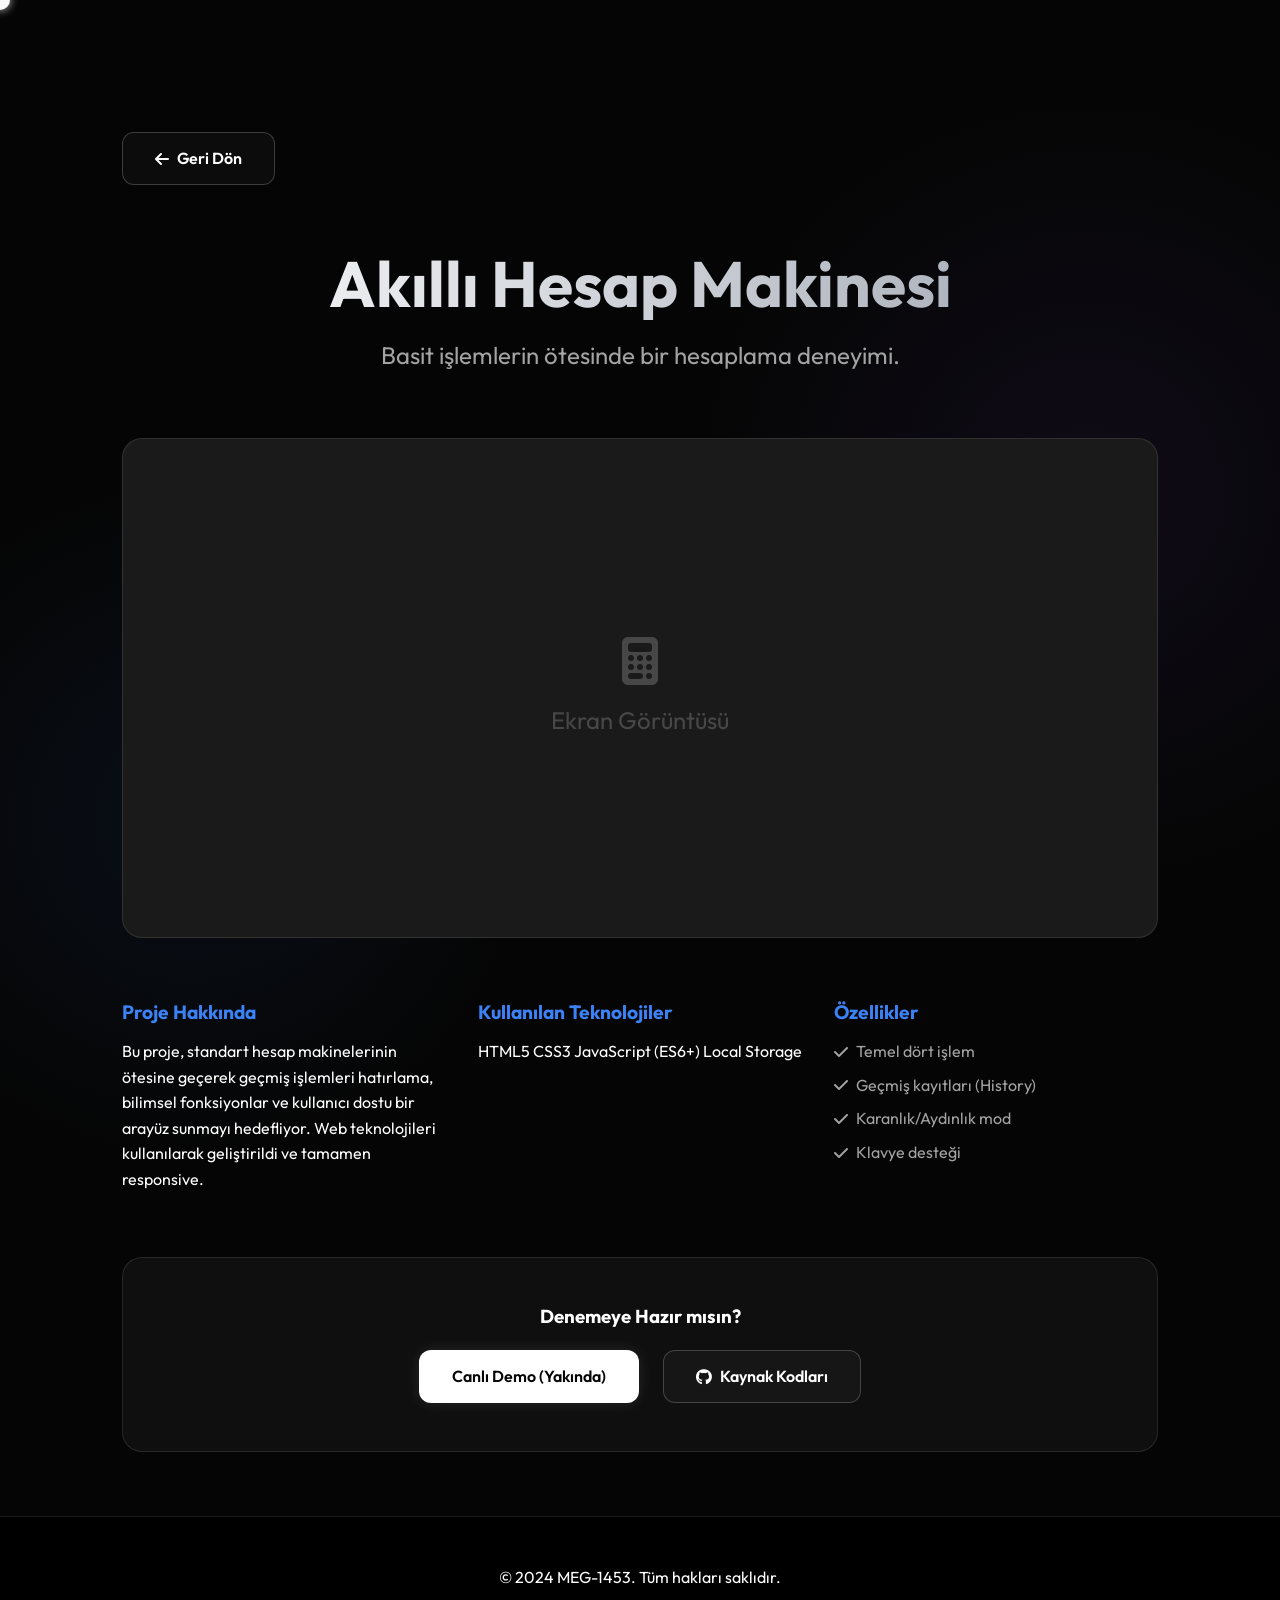
<file: WepProjects/simple-portfolio/project-calculator.html>
<!DOCTYPE html>
<html lang="tr">

<head>
    <meta charset="UTF-8">
    <meta name="viewport" content="width=device-width, initial-scale=1.0">
    <title>Akıllı Hesap Makinesi | Project Details</title>
    <link href="https://fonts.googleapis.com/css2?family=Outfit:wght@300;400;600;700&display=swap" rel="stylesheet">
    <link rel="stylesheet" href="style.css">
    <link rel="stylesheet" href="https://cdnjs.cloudflare.com/ajax/libs/font-awesome/6.4.0/css/all.min.css">
</head>

<body class="project-page">
    <div class="cursor-dot" data-cursor-dot></div>
    <!-- Removed outline cursor as requested, handled in CSS -->

    <div class="back-btn-container">
        <a href="index.html" class="btn btn-outline"><i class="fa-solid fa-arrow-left"></i> Geri Dön</a>
    </div>

    <main class="container project-detail-content">
        <header class="project-header">
            <h1 class="project-title">Akıllı Hesap Makinesi</h1>
            <p class="project-subtitle">Basit işlemlerin ötesinde bir hesaplama deneyimi.</p>
        </header>

        <section class="project-showcase">
            <div class="showcase-card main-preview">
                <!-- Placeholder for actual screenshot -->
                <div class="placeholder-img large">
                    <i class="fa-solid fa-calculator"></i>
                    <span>Ekran Görüntüsü</span>
                </div>
            </div>
        </section>

        <div class="project-info-grid">
            <div class="info-block">
                <h3>Proje Hakkında</h3>
                <p>Bu proje, standart hesap makinelerinin ötesine geçerek geçmiş işlemleri hatırlama, bilimsel
                    fonksiyonlar ve kullanıcı dostu bir arayüz sunmayı hedefliyor. Web teknolojileri kullanılarak
                    geliştirildi ve tamamen responsive.</p>
            </div>
            <div class="info-block">
                <h3>Kullanılan Teknolojiler</h3>
                <div class="tags">
                    <span>HTML5</span>
                    <span>CSS3</span>
                    <span>JavaScript (ES6+)</span>
                    <span>Local Storage</span>
                </div>
            </div>
            <div class="info-block">
                <h3>Özellikler</h3>
                <ul class="feature-list">
                    <li><i class="fa-solid fa-check"></i> Temel dört işlem</li>
                    <li><i class="fa-solid fa-check"></i> Geçmiş kayıtları (History)</li>
                    <li><i class="fa-solid fa-check"></i> Karanlık/Aydınlık mod</li>
                    <li><i class="fa-solid fa-check"></i> Klavye desteği</li>
                </ul>
            </div>
        </div>

        <section class="next-step-section">
            <h3>Denemeye Hazır mısın?</h3>
            <div class="cta-buttons">
                <a href="#" class="btn btn-primary">Canlı Demo (Yakında)</a>
                <a href="#" class="btn btn-outline"><i class="fa-brands fa-github"></i> Kaynak Kodları</a>
            </div>
        </section>
    </main>

    <footer>
        <div class="container">
            <p>&copy; 2024 MEG-1453. Tüm hakları saklıdır.</p>
        </div>
    </footer>

    <script src="script.js"></script>
</body>

</html>
</file>
<file: WepProjects/MyProfilePortfolio_Site/style.css>
/* 
   Theme: Developer National (Turkish Spirit - Green Variant)
   Font: 'Fira Code', 'Outfit', sans-serif
*/

@import url('https://fonts.googleapis.com/css2?family=Fira+Code:wght@300;400;600&family=Outfit:wght@300;400;600;700&display=swap');

:root {
    /* Base Variables (Dark Mode Default) */
    --bg-primary: #0f172a;
    --bg-secondary: #020617;
    /* Darker for better contrast with green */
    --text-primary: #f8fafc;
    --text-secondary: #94a3b8;

    /* Terminal Green Variant */
    --accent-green: #22c55e;
    /* Green-500, similar to Matrix/Terminal */

    --accent-white: #ffffff;
    --accent-cyan: #06b6d4;
    /* Still nice for tech accents */
    --accent-violet: #8b5cf6;

    --glass-bg: rgba(34, 197, 94, 0.05);
    /* Greenish tint */
    --glass-border: rgba(34, 197, 94, 0.1);
    --card-shadow: 0 8px 32px rgba(0, 0, 0, 0.5);

    /* Code/Terminal Look */
    --font-mono: 'Fira Code', monospace;
    --font-sans: 'Outfit', sans-serif;

    --spacing-sm: 0.5rem;
    --spacing-md: 1rem;
    --spacing-lg: 2rem;
    --spacing-xl: 4rem;

    --transition-fast: 0.3s ease;
}

/* Reset & Base */
* {
    margin: 0;
    padding: 0;
    box-sizing: border-box;
}

body {
    font-family: var(--font-sans);
    background-color: var(--bg-primary);
    color: var(--text-primary);
    line-height: 1.6;
    overflow-x: hidden;
    min-height: 100vh;
    transition: background-color 0s, color 0.3s ease;
    /* Remove bg transition for instant loading */
}

/* Scrollbar */
::-webkit-scrollbar {
    width: 10px;
}

::-webkit-scrollbar-track {
    background: var(--bg-secondary);
}

::-webkit-scrollbar-thumb {
    background: var(--accent-green);
    border-radius: 5px;
}

/* Links & Elements */
a {
    text-decoration: none;
    color: inherit;
    transition: var(--transition-fast);
}

ul {
    list-style: none;
}

section {
    padding: var(--spacing-xl) var(--spacing-md);
    max-width: 1200px;
    margin: 0 auto;
}

/* Typography */
h1,
h2,
h3 {
    font-family: var(--font-mono);
    font-weight: 700;
    line-height: 1.2;
    margin-bottom: var(--spacing-md);
}

h1 {
    font-size: 3.5rem;
    background: linear-gradient(to right, var(--accent-white), var(--accent-green));
    -webkit-background-clip: text;
    -webkit-text-fill-color: transparent;
    text-shadow: 0 0 20px rgba(34, 197, 94, 0.3);
}

h2 {
    font-size: 2.5rem;
    color: var(--text-primary);
    border-left: 5px solid var(--accent-green);
    padding-left: var(--spacing-md);
}

p {
    color: var(--text-secondary);
    margin-bottom: var(--spacing-md);
}

/* Components */
.btn {
    display: inline-block;
    padding: 0.8rem 2rem;
    background: linear-gradient(45deg, var(--accent-green), #15803d);
    color: white;
    border-radius: 4px;
    font-family: var(--font-mono);
    font-weight: 600;
    box-shadow: 0 4px 15px rgba(34, 197, 94, 0.4);
    transition: transform 0.2s, box-shadow 0.2s;
    border: 1px solid rgba(255, 255, 255, 0.1);
}

.btn:hover {
    transform: translateY(-2px);
    box-shadow: 0 6px 20px rgba(34, 197, 94, 0.6);
}

.glass-card {
    background: var(--glass-bg);
    backdrop-filter: blur(10px);
    border: 1px solid var(--glass-border);
    border-radius: 8px;
    padding: var(--spacing-lg);
    box-shadow: var(--card-shadow);
    transition: transform 0.3s;
    position: relative;
    overflow: hidden;
    /* For corner flash if needed */
}

/* Green Strip */
.glass-card::before {
    content: '';
    position: absolute;
    top: 0;
    left: 0;
    width: 3px;
    height: 100%;
    background: linear-gradient(to bottom, var(--accent-green), transparent);
    opacity: 0.5;
}

.glass-card:hover {
    border-color: rgba(34, 197, 94, 0.5);
    transform: translateY(-5px);
}

/* Navbar */
.navbar {
    display: flex;
    justify-content: space-between;
    align-items: center;
    padding: var(--spacing-md) var(--spacing-lg);
    background: rgba(15, 23, 42, 0.9);
    backdrop-filter: blur(10px);
    position: sticky;
    top: 0;
    z-index: 1000;
    border-bottom: 2px solid var(--accent-green);
}

.logo {
    font-family: var(--font-mono);
    font-size: 1.5rem;
    font-weight: 700;
    color: var(--text-primary);
    letter-spacing: -1px;
}

.logo span {
    color: var(--accent-green);
}

.nav-links {
    display: flex;
    gap: var(--spacing-lg);
}

.nav-links a {
    color: var(--text-secondary);
    font-weight: 500;
    position: relative;
    font-family: var(--font-mono);
    font-size: 0.9rem;
}

.nav-links a:hover,
.nav-links a.active {
    color: var(--accent-green);
}

.nav-links a::after {
    content: '/>';
    position: absolute;
    opacity: 0;
    right: -20px;
    color: var(--accent-green);
    transition: all 0.3s;
}

.nav-links a:hover::after,
.nav-links a.active::after {
    opacity: 1;
    right: -15px;
}

/* Theme Toggle */
.theme-switch-wrapper {
    display: flex;
    align-items: center;
}

.theme-switch {
    display: inline-block;
    height: 24px;
    position: relative;
    width: 50px;
}

.theme-switch input {
    display: none;
}

.slider {
    background-color: var(--bg-secondary);
    bottom: 0;
    cursor: pointer;
    left: 0;
    position: absolute;
    right: 0;
    top: 0;
    transition: .4s;
    border: 1px solid var(--glass-border);
    border-radius: 34px;
}

.slider:before {
    background-color: var(--accent-green);
    bottom: 2px;
    content: "";
    height: 18px;
    left: 4px;
    position: absolute;
    transition: .4s;
    width: 18px;
    border-radius: 50%;
}

/* Hero */
.hero {
    display: flex;
    align-items: center;
    justify-content: space-between;
    min-height: 80vh;
    gap: var(--spacing-lg);
}

.hero-content {
    flex: 1;
    animation: fadeIn 1s ease-out;
}

.hero-tag {
    display: inline-block;
    padding: 0.4rem 1rem;
    background: rgba(34, 197, 94, 0.1);
    color: var(--accent-green);
    border-radius: 4px;
    font-family: var(--font-mono);
    font-size: 0.8rem;
    font-weight: 600;
    margin-bottom: var(--spacing-md);
    border: 1px solid rgba(34, 197, 94, 0.3);
}

.hero-visual {
    flex: 1;
    display: flex;
    justify-content: center;
    position: relative;
    animation: float 6s ease-in-out infinite;
}

.code-circle {
    width: 320px;
    height: 320px;
    border-radius: 50%;
    border: 2px dashed var(--accent-green);
    position: relative;
    animation: spin 20s linear infinite;
    display: flex;
    align-items: center;
    justify-content: center;
}

.code-circle::after {
    content: '</>';
    font-family: var(--font-mono);
    font-size: 4rem;
    color: var(--accent-white);
    animation: spin-reverse 20s linear infinite;
}

/* Fixed Quote Widget */
.fixed-quote {
    position: fixed;
    bottom: 2rem;
    right: 2rem;
    max-width: 300px;
    background: var(--bg-secondary);
    border: 1px solid var(--accent-green);
    border-radius: 8px;
    padding: 1rem;
    box-shadow: 0 10px 40px rgba(0, 0, 0, 0.5);
    z-index: 1000;
    font-family: var(--font-mono);
    font-size: 0.85rem;
    animation: slideIn 1s ease-out;
}

.fixed-quote::before {
    content: '❝';
    position: absolute;
    top: -10px;
    left: 10px;
    background: var(--bg-secondary);
    padding: 0 5px;
    color: var(--accent-green);
    font-size: 1.5rem;
}

.fixed-quote cite {
    display: block;
    margin-top: 0.5rem;
    text-align: right;
    color: var(--accent-green);
    font-size: 0.75rem;
    font-weight: 600;
    font-style: normal;
}

/* Timeline */
.timeline {
    position: relative;
    max-width: 800px;
    margin: 0 auto;
}

.timeline::after {
    content: '';
    position: absolute;
    width: 2px;
    background: var(--glass-border);
    top: 0;
    bottom: 0;
    left: 50%;
    margin-left: -1px;
}

.timeline-item {
    padding: 10px 40px;
    position: relative;
    width: 50%;
    box-sizing: border-box;
}

.timeline-item::after {
    content: '';
    position: absolute;
    width: 16px;
    height: 16px;
    right: -8px;
    background-color: var(--bg-primary);
    border: 3px solid var(--accent-green);
    top: 20px;
    border-radius: 50%;
    z-index: 1;
}

.left {
    left: 0;
}

.right {
    left: 50%;
}

.left::before {
    content: " ";
    height: 0;
    position: absolute;
    top: 22px;
    width: 0;
    z-index: 1;
    right: 30px;
    border: medium solid var(--glass-border);
    border-width: 10px 0 10px 10px;
    border-color: transparent transparent transparent var(--glass-border);
}

.right::before {
    content: " ";
    height: 0;
    position: absolute;
    top: 22px;
    width: 0;
    z-index: 1;
    left: 30px;
    border: medium solid var(--glass-border);
    border-width: 10px 10px 10px 0;
    border-color: transparent var(--glass-border) transparent transparent;
}

.right::after {
    left: -8px;
}

.timeline-content {
    background: rgba(34, 197, 94, 0.03);
    /* slight green tint */
    padding: var(--spacing-md);
    border-radius: 8px;
    border: 1px solid var(--glass-border);
}

.timeline-date {
    font-size: 0.85rem;
    color: var(--accent-green);
    font-family: var(--font-mono);
    font-weight: 700;
}

.tags {
    margin-top: 10px;
}

.tag {
    display: inline-block;
    font-size: 0.75rem;
    font-family: var(--font-mono);
    background: rgba(34, 197, 94, 0.1);
    padding: 2px 8px;
    border-radius: 4px;
    margin-right: 5px;
    border: 1px solid rgba(34, 197, 94, 0.2);
}

/* Animations */
@keyframes fadeIn {
    from {
        opacity: 0;
        transform: translateY(20px);
    }

    to {
        opacity: 1;
        transform: translateY(0);
    }
}

@keyframes slideIn {
    from {
        opacity: 0;
        transform: translateX(20px);
    }

    to {
        opacity: 1;
        transform: translateX(0);
    }
}

@keyframes float {
    0% {
        transform: translateY(0px);
    }

    50% {
        transform: translateY(-20px);
    }

    100% {
        transform: translateY(0px);
    }
}

@keyframes spin {
    100% {
        transform: rotate(360deg);
    }
}

@keyframes spin-reverse {
    100% {
        transform: rotate(-360deg);
    }
}

/* LIGHT MODE LOGIC */
#theme-toggle:checked~.main-wrapper {
    --bg-primary: #f0fdf4;
    /* Very light green hint in white */
    --bg-secondary: #dcfce7;
    --text-primary: #14532d;
    --text-secondary: #166534;
    --glass-bg: rgba(0, 0, 0, 0.03);
    --glass-border: rgba(0, 0, 0, 0.1);
    --card-shadow: 0 8px 32px rgba(0, 0, 0, 0.1);
}

#theme-toggle:checked~.main-wrapper .slider:before {
    transform: translateX(26px);
    background-color: var(--bg-primary);
}

#theme-toggle:checked~.main-wrapper .slider {
    background-color: var(--accent-green);
}

#theme-toggle:checked~.main-wrapper .fixed-quote {
    background: var(--bg-secondary);
    /* Ensure readability in light mode */
    border-color: var(--accent-green);
    color: var(--text-primary);
}

/* Responsive */
@media screen and (max-width: 768px) {
    h1 {
        font-size: 2.5rem;
    }

    .hero {
        flex-direction: column;
        text-align: center;
        padding-top: var(--spacing-xl);
    }

    .timeline::after {
        left: 31px;
    }

    .timeline-item {
        width: 100%;
        padding-left: 70px;
        padding-right: 25px;
    }

    .timeline-item::before {
        left: 60px;
        border: medium solid white;
        border-width: 10px 10px 10px 0;
        border-color: transparent var(--glass-border) transparent transparent;
    }

    .left::after,
    .right::after {
        left: 23px;
    }

    .right {
        left: 0%;
    }

    .navbar {
        flex-direction: column;
        gap: var(--spacing-md);
    }

    .fixed-quote {
        bottom: 1rem;
        right: 1rem;
        left: 1rem;
        max-width: none;
        font-size: 0.75rem;
    }
}
</file>
<file: WepProjects/simple-portfolio/style.css>
:root {
    --bg-color: #050505;
    --card-bg: rgba(23, 23, 23, 0.6);
    --text-primary: #ffffff;
    --text-secondary: #a3a3a3;
    --accent-color: #3b82f6;
    --accent-gradient: linear-gradient(135deg, #60a5fa 0%, #a78bfa 100%);
    --nav-bg: rgba(20, 20, 20, 0.7);
    --border-color: rgba(255, 255, 255, 0.1);
    --transition: all 0.4s cubic-bezier(0.16, 1, 0.3, 1);
    --font-main: 'Outfit', sans-serif;
    --glow: 0 0 20px rgba(59, 130, 246, 0.5);
}

* {
    margin: 0;
    padding: 0;
    box-sizing: border-box;
}

html {
    scroll-behavior: smooth;
    cursor: none;
    /* Hide default cursor */
}

body {
    background-color: var(--bg-color);
    color: var(--text-primary);
    font-family: var(--font-main);
    line-height: 1.6;
    overflow-x: hidden;
    background-image:
        radial-gradient(circle at 15% 50%, rgba(59, 130, 246, 0.08), transparent 25%),
        radial-gradient(circle at 85% 30%, rgba(139, 92, 246, 0.08), transparent 25%);
}

/* --- Redesigned Cursor --- */
.cursor-dot {
    position: fixed;
    top: 0;
    left: 0;
    transform: translate(-50%, -50%);
    width: 20px;
    height: 20px;
    background: var(--text-primary);
    border-radius: 50%;
    z-index: 9999;
    pointer-events: none;
    mix-blend-mode: difference;
    box-shadow: 0 0 10px rgba(255, 255, 255, 0.8);
    transition: width 0.2s, height 0.2s;
}

/* Remove the old outline style */
.cursor-outline {
    display: none;
}

/* Container */
.container {
    max-width: 1100px;
    margin: 0 auto;
    padding: 0 2rem;
}

/* Typography */
h1,
h2,
h3 {
    line-height: 1.1;
    margin-bottom: 1rem;
    font-weight: 700;
}

a {
    text-decoration: none;
    color: inherit;
    transition: var(--transition);
    cursor: none;
    /* Ensure custom cursor stays */
}

ul {
    list-style: none;
}

/* Buttons */
.btn {
    display: inline-flex;
    align-items: center;
    gap: 0.5rem;
    padding: 0.8rem 2rem;
    border-radius: 12px;
    font-weight: 600;
    transition: var(--transition);
    border: 1px solid transparent;
    position: relative;
    overflow: hidden;
}

.btn::before {
    content: '';
    position: absolute;
    top: 0;
    left: 0;
    width: 100%;
    height: 100%;
    background: linear-gradient(90deg, transparent, rgba(255, 255, 255, 0.1), transparent);
    transform: translateX(-100%);
    transition: 0.5s;
}

.btn:hover::before {
    transform: translateX(100%);
}

.btn.sm {
    padding: 0.5rem 1.5rem;
    font-size: 0.9rem;
}

.btn-primary {
    background: var(--text-primary);
    color: var(--bg-color);
    box-shadow: 0 0 15px rgba(255, 255, 255, 0.1);
}

.btn-primary:hover {
    transform: translateY(-2px);
    box-shadow: 0 0 25px rgba(255, 255, 255, 0.3);
}

.btn-outline {
    border-color: rgba(255, 255, 255, 0.2);
    color: var(--text-primary);
    background: rgba(255, 255, 255, 0.03);
}

.btn-outline:hover {
    border-color: var(--text-primary);
    background: rgba(255, 255, 255, 0.1);
}

/* --- Floating Navbar --- */
.navbar {
    position: fixed;
    top: 20px;
    left: 50%;
    transform: translateX(-50%);
    width: auto;
    max-width: 90%;
    background: rgba(255, 255, 255, 0.05);
    backdrop-filter: blur(15px);
    z-index: 1000;
    border: 1px solid rgba(255, 255, 255, 0.1);
    border-radius: 100px;
    padding: 0.75rem 2rem;
    box-shadow: 0 10px 30px rgba(0, 0, 0, 0.5);
}

.nav-content {
    display: flex;
    justify-content: center;
    align-items: center;
    gap: 2rem;
}

.logo {
    display: none;
    /* Hiding logo in floating menu for cleaner look, or verify user pref */
}

/* If user dominates, let's keep logo but small */
.logo.floating {
    display: block;
    font-size: 1.2rem;
    margin-right: 1rem;
}

.nav-links {
    display: flex;
    gap: 2rem;
    align-items: center;
}

.nav-links a {
    color: var(--text-secondary);
    font-size: 0.9rem;
    font-weight: 500;
    padding: 0.5rem 1rem;
    border-radius: 20px;
    transition: var(--transition);
}

.nav-links a:hover,
.nav-links a.active {
    color: var(--text-primary);
    background: rgba(255, 255, 255, 0.1);
}

.menu-btn {
    display: none;
    color: var(--text-primary);
    font-size: 1.2rem;
    margin-left: auto;
}

/* Hero Section */
.hero {
    min-height: 100vh;
    display: flex;
    align-items: center;
    position: relative;
    padding-top: 100px;
    overflow: hidden;
}

.hero-content {
    position: relative;
    z-index: 10;
    max-width: 800px;
}

.subtitle {
    display: inline-block;
    padding: 0.5rem 1rem;
    border-radius: 50px;
    background: rgba(59, 130, 246, 0.1);
    color: #60a5fa;
    border: 1px solid rgba(59, 130, 246, 0.2);
    font-size: 0.9rem;
    margin-bottom: 1.5rem;
    letter-spacing: 1px;
}

.title {
    font-size: 4.5rem;
    margin-bottom: 1.5rem;
    background: linear-gradient(180deg, #fff 0%, rgba(255, 255, 255, 0.7) 100%);
    -webkit-background-clip: text;
    background-clip: text;
    color: transparent;
    letter-spacing: -2px;
}

.hero .description {
    font-size: 1.3rem;
    color: var(--text-secondary);
    margin-bottom: 2.5rem;
    max-width: 550px;
}

.hero-btns {
    display: flex;
    gap: 1rem;
}

/* Background Animations */
.hero-bg-elements {
    position: absolute;
    top: 50%;
    left: 50%;
    transform: translate(-50%, -50%);
    width: 100%;
    height: 100%;
    z-index: 0;
    pointer-events: none;
}

.blob {
    position: absolute;
    border-radius: 50%;
    filter: blur(100px);
    opacity: 0.3;
    animation: pulse 8s infinite alternate;
}

.blob-1 {
    width: 500px;
    height: 500px;
    background: var(--accent-color);
    top: -10%;
    right: -10%;
}

.blob-2 {
    width: 600px;
    height: 600px;
    background: #7c3aed;
    bottom: -20%;
    left: -10%;
    animation-delay: -4s;
}

@keyframes pulse {
    0% {
        transform: scale(1);
        opacity: 0.3;
    }

    100% {
        transform: scale(1.1);
        opacity: 0.2;
    }
}

/* Sections */
.section {
    padding: 8rem 0;
}

.section-title {
    font-size: 3rem;
    text-align: center;
    margin-bottom: 4rem;
    background: var(--accent-gradient);
    -webkit-background-clip: text;
    background-clip: text;
    color: transparent;
    width: fit-content;
    margin-left: auto;
    margin-right: auto;
}

/* Projects Grid */
.projects-grid {
    display: grid;
    grid-template-columns: repeat(auto-fit, minmax(320px, 1fr));
    gap: 2.5rem;
}

.project-card {
    background: var(--card-bg);
    border: 1px solid var(--border-color);
    border-radius: 20px;
    overflow: hidden;
    transition: var(--transition);
    position: relative;
    backdrop-filter: blur(10px);
}

.project-card:hover {
    transform: translateY(-10px);
    border-color: rgba(255, 255, 255, 0.2);
    box-shadow: 0 20px 40px rgba(0, 0, 0, 0.4);
}

.card-image {
    height: 220px;
    background: linear-gradient(45deg, #1a1a1a, #262626);
    display: flex;
    align-items: center;
    justify-content: center;
    position: relative;
    overflow: hidden;
}

/* Hover overlay effect for images */
.card-image::after {
    content: '';
    position: absolute;
    inset: 0;
    background: linear-gradient(to top, rgba(0, 0, 0, 0.8), transparent);
    opacity: 0;
    transition: var(--transition);
}

.project-card:hover .card-image::after {
    opacity: 1;
}

.placeholder-img {
    color: rgba(255, 255, 255, 0.2);
    font-size: 1.5rem;
    display: flex;
    flex-direction: column;
    align-items: center;
    gap: 1rem;
}

.placeholder-img i {
    font-size: 3rem;
}

.card-content {
    padding: 2rem;
}

.card-content h3 {
    margin-bottom: 0.8rem;
    font-size: 1.4rem;
}

.card-content p {
    color: var(--text-secondary);
    margin-bottom: 1.5rem;
}

.link-arrow {
    display: inline-flex;
    align-items: center;
    gap: 0.5rem;
    color: #fff;
    font-weight: 500;
    padding-bottom: 2px;
    border-bottom: 1px solid var(--accent-color);
}

.link-arrow:hover {
    gap: 0.8rem;
    color: var(--accent-color);
}

/* Support Section */
.support-grid {
    display: flex;
    justify-content: center;
    gap: 2rem;
    flex-wrap: wrap;
}

.support-card {
    background: linear-gradient(145deg, rgba(255, 255, 255, 0.05), rgba(0, 0, 0, 0.2));
    padding: 3rem 2rem;
    border-radius: 24px;
    border: 1px solid var(--border-color);
    text-align: center;
    flex: 1;
    min-width: 280px;
    max-width: 400px;
    transition: var(--transition);
}

.support-card:hover {
    transform: translateY(-5px) scale(1.02);
    border-color: rgba(255, 255, 255, 0.1);
}

.support-card.highlight {
    background: linear-gradient(145deg, rgba(59, 130, 246, 0.1), rgba(0, 0, 0, 0.2));
    border-color: rgba(59, 130, 246, 0.3);
}

/* Contact Section */
.contact-wrapper {
    background: linear-gradient(145deg, rgba(23, 23, 23, 0.8), rgba(10, 10, 10, 0.9));
    padding: 4rem;
    border-radius: 30px;
    border: 1px solid var(--border-color);
}

.form-group input,
.form-group textarea {
    background: rgba(0, 0, 0, 0.3);
    border: 1px solid rgba(255, 255, 255, 0.05);
    border-radius: 12px;
    transition: var(--transition);
}

.form-group input:focus,
.form-group textarea:focus {
    background: rgba(0, 0, 0, 0.5);
    border-color: var(--accent-color);
}

/* Footer */
footer {
    padding: 3rem 0;
    text-align: center;
    border-top: 1px solid var(--border-color);
    margin-top: 4rem;
    background: #000;
}

/* Project Details Page Specifics */
.project-page {
    padding-top: 100px;
    /* Space for back button area */
}

.back-btn-container {
    padding: 2rem 0;
    max-width: 1100px;
    margin: 0 auto;
    padding-left: 2rem;
}

.project-detail-content {
    margin-top: 2rem;
}

.project-header {
    text-align: center;
    margin-bottom: 4rem;
}

.project-title {
    font-size: 4rem;
    background: linear-gradient(to right, #fff, #9ca3af);
    -webkit-background-clip: text;
    background-clip: text;
    color: transparent;
}

.project-subtitle {
    font-size: 1.5rem;
    color: var(--text-secondary);
}

.project-showcase {
    margin-bottom: 4rem;
}

.main-preview {
    width: 100%;
    height: 500px;
    background: #1a1a1a;
    border-radius: 20px;
    overflow: hidden;
    border: 1px solid var(--border-color);
    display: flex;
    align-items: center;
    justify-content: center;
}

.project-info-grid {
    display: grid;
    grid-template-columns: repeat(3, 1fr);
    gap: 2rem;
    margin-bottom: 4rem;
}

.info-block h3 {
    font-size: 1.2rem;
    margin-bottom: 1rem;
    color: var(--accent-color);
}

.feature-list li {
    margin-bottom: 0.5rem;
    display: flex;
    align-items: center;
    gap: 0.5rem;
    color: var(--text-secondary);
}

.next-step-section {
    background: var(--card-bg);
    padding: 3rem;
    border-radius: 20px;
    text-align: center;
    border: 1px solid var(--border-color);
}

.cta-buttons {
    display: flex;
    justify-content: center;
    gap: 1.5rem;
    margin-top: 1.5rem;
}

/* Responsive */
@media (max-width: 768px) {
    .navbar {
        width: 90%;
        top: 20px;
        padding: 1rem;
    }

    .nav-links {
        position: fixed;
        top: 80px;
        left: 50%;
        transform: translateX(-50%) scale(0.9);
        width: 90%;
        background: #1a1a1a;
        flex-direction: column;
        padding: 2rem;
        border-radius: 20px;
        opacity: 0;
        pointer-events: none;
        transition: var(--transition);
        border: 1px solid var(--border-color);
    }

    .nav-links.active {
        opacity: 1;
        pointer-events: auto;
        transform: translateX(-50%) scale(1);
    }

    .menu-btn {
        display: block;
    }

    .title {
        font-size: 3rem;
    }

    .project-info-grid {
        grid-template-columns: 1fr;
    }

    .cursor-dot {
        display: none;
        /* Hide custom cursor on mobile */
    }
}
</file>
